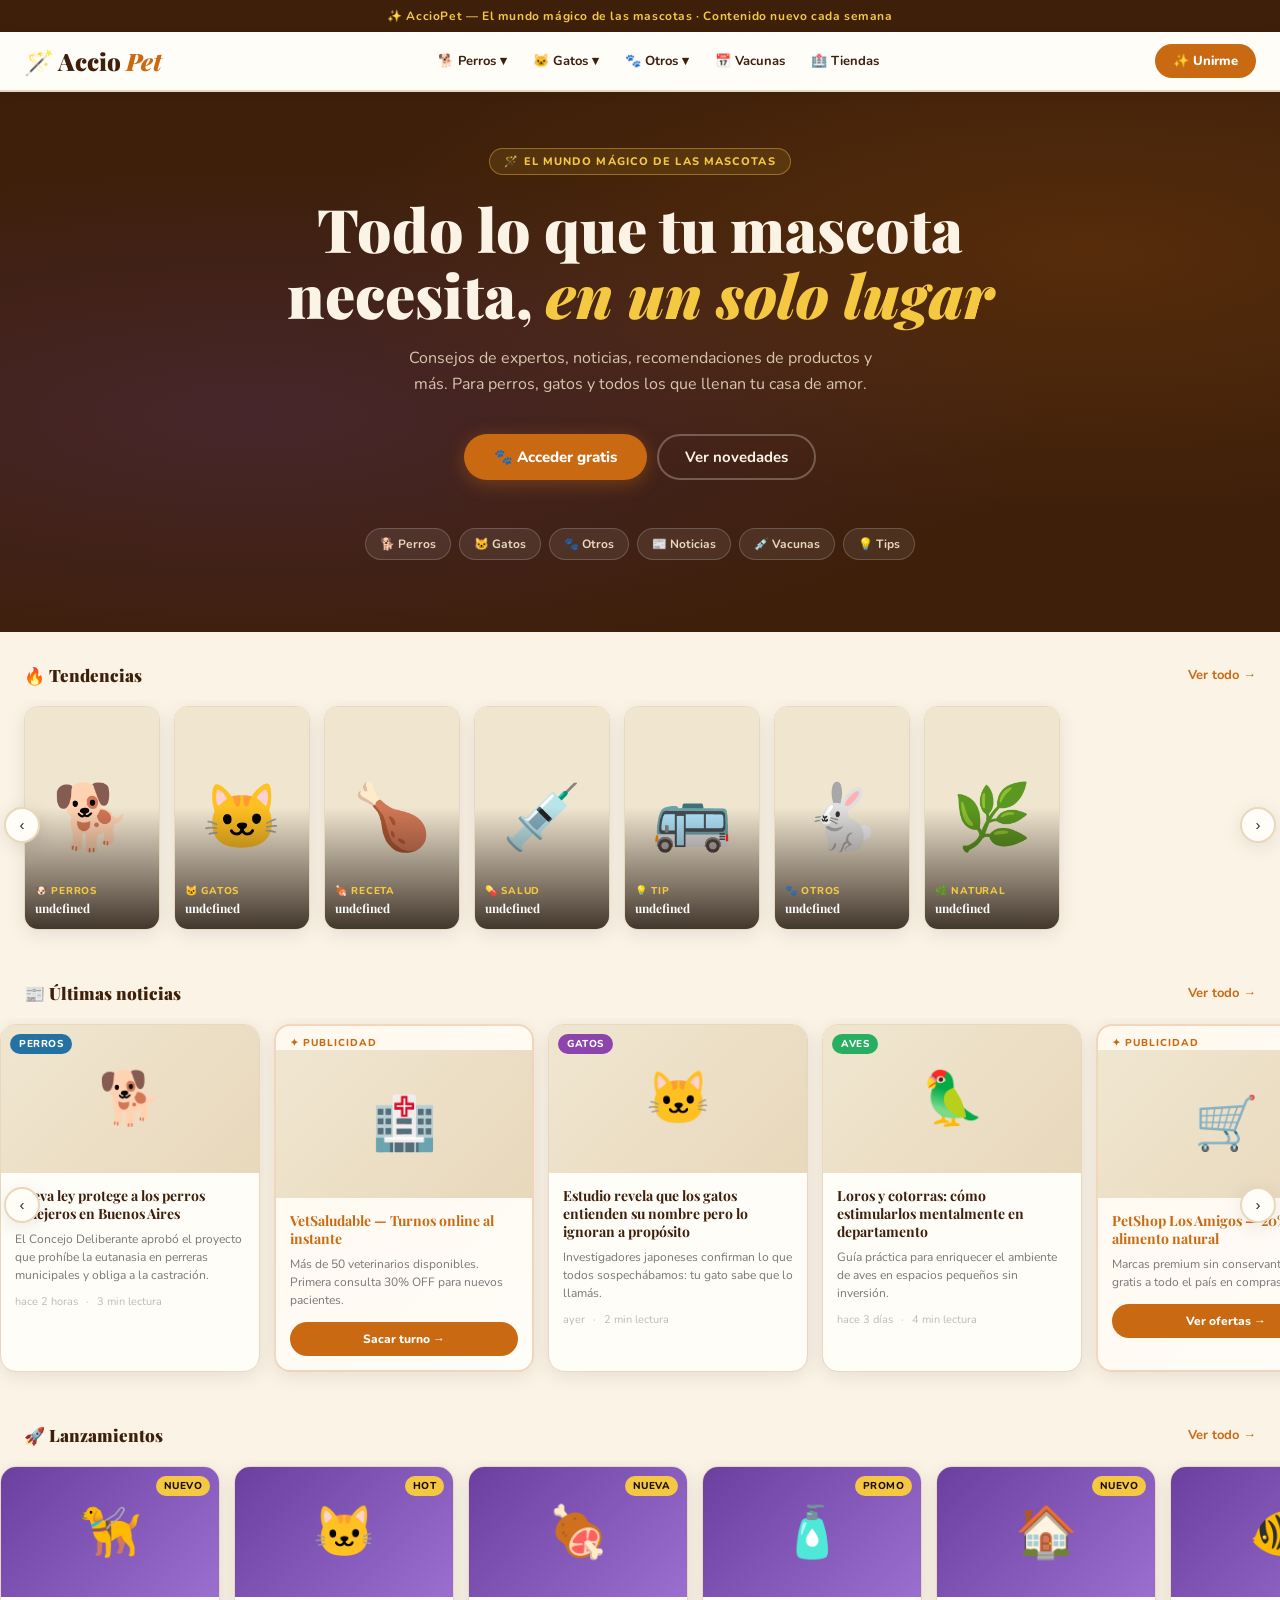
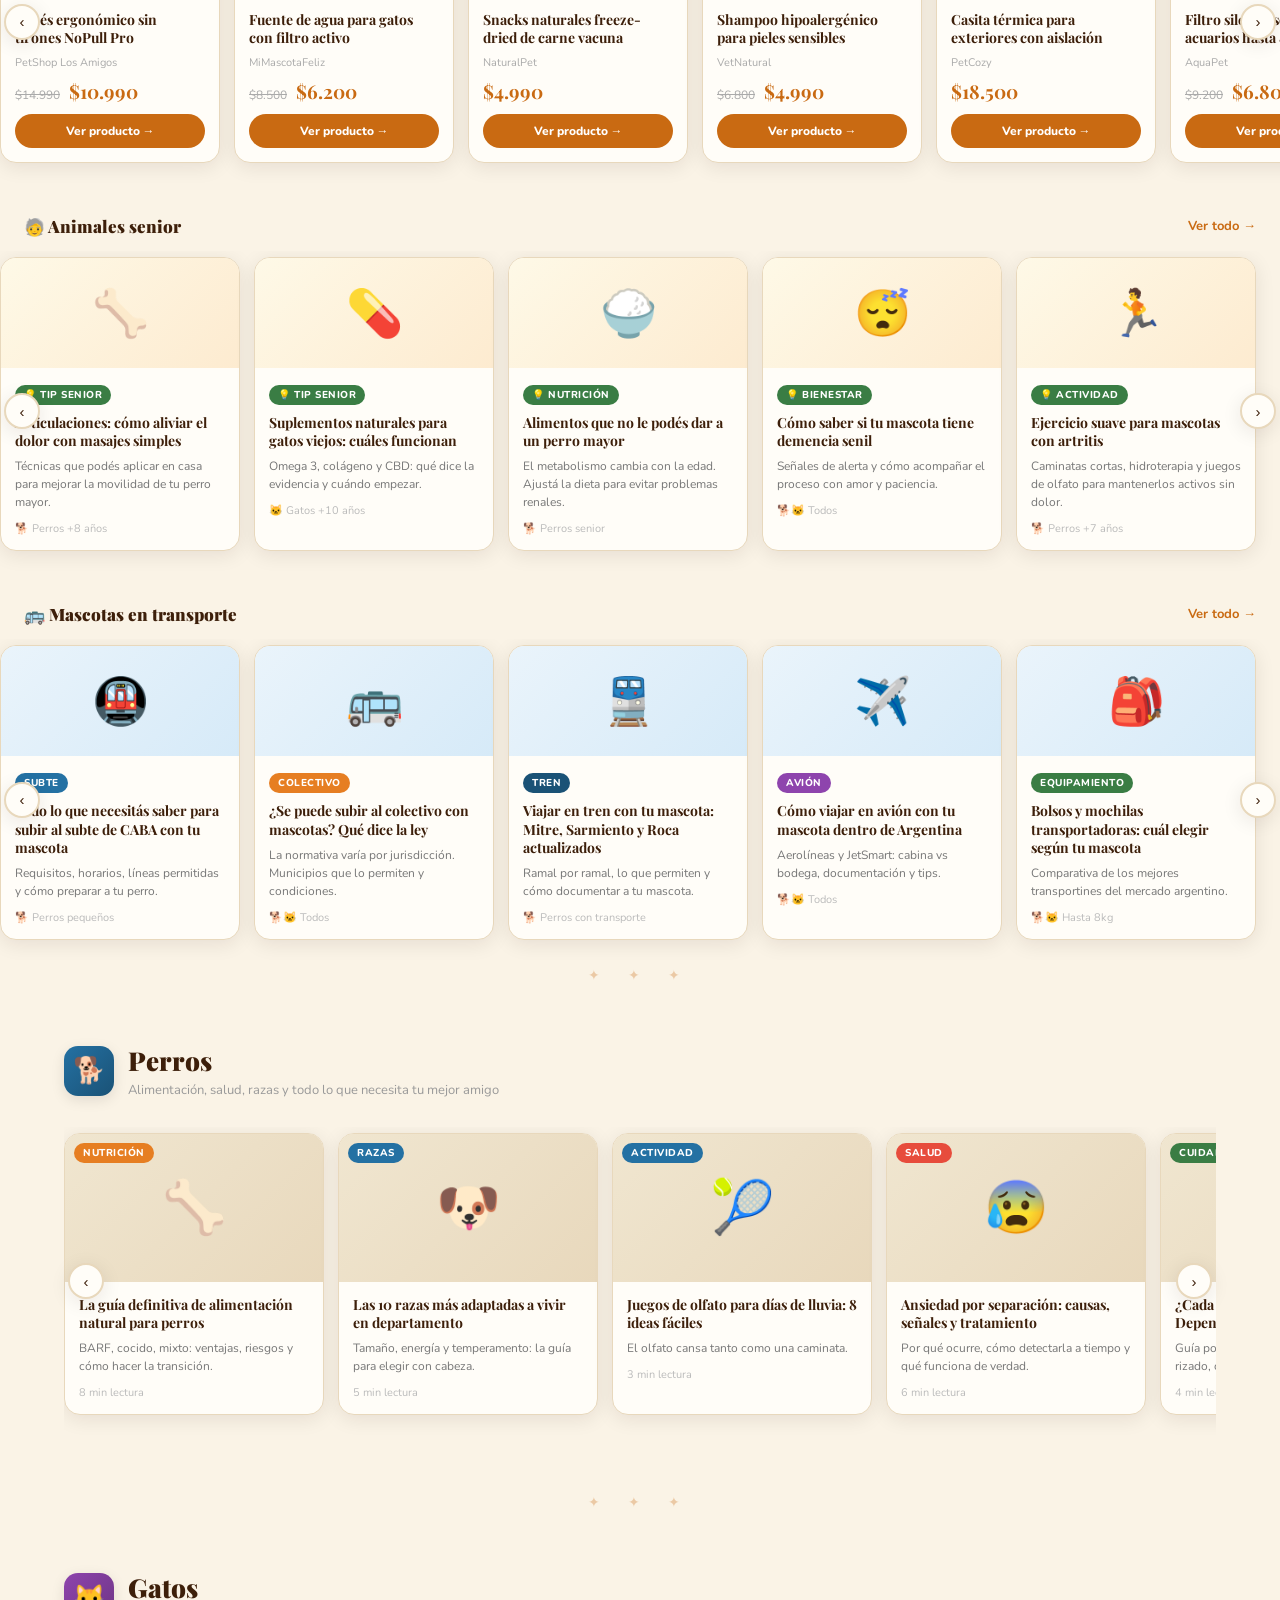
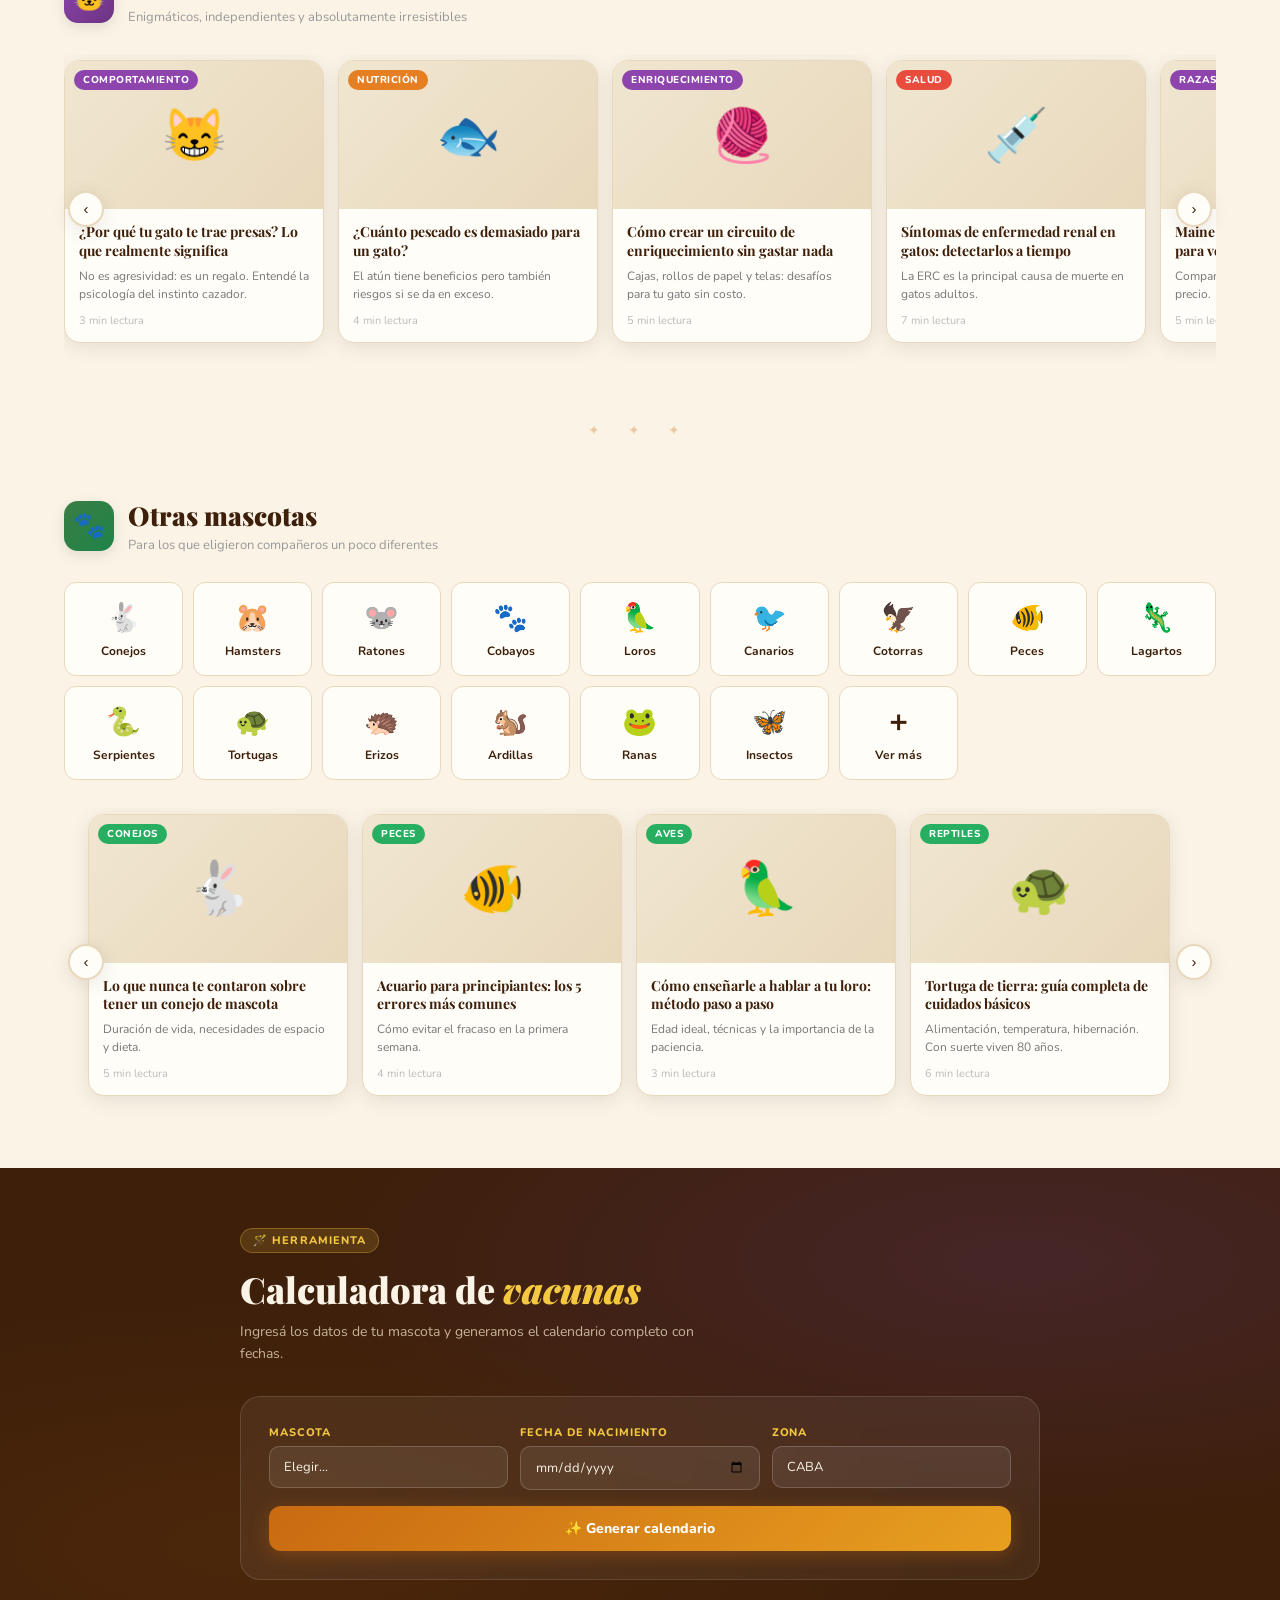
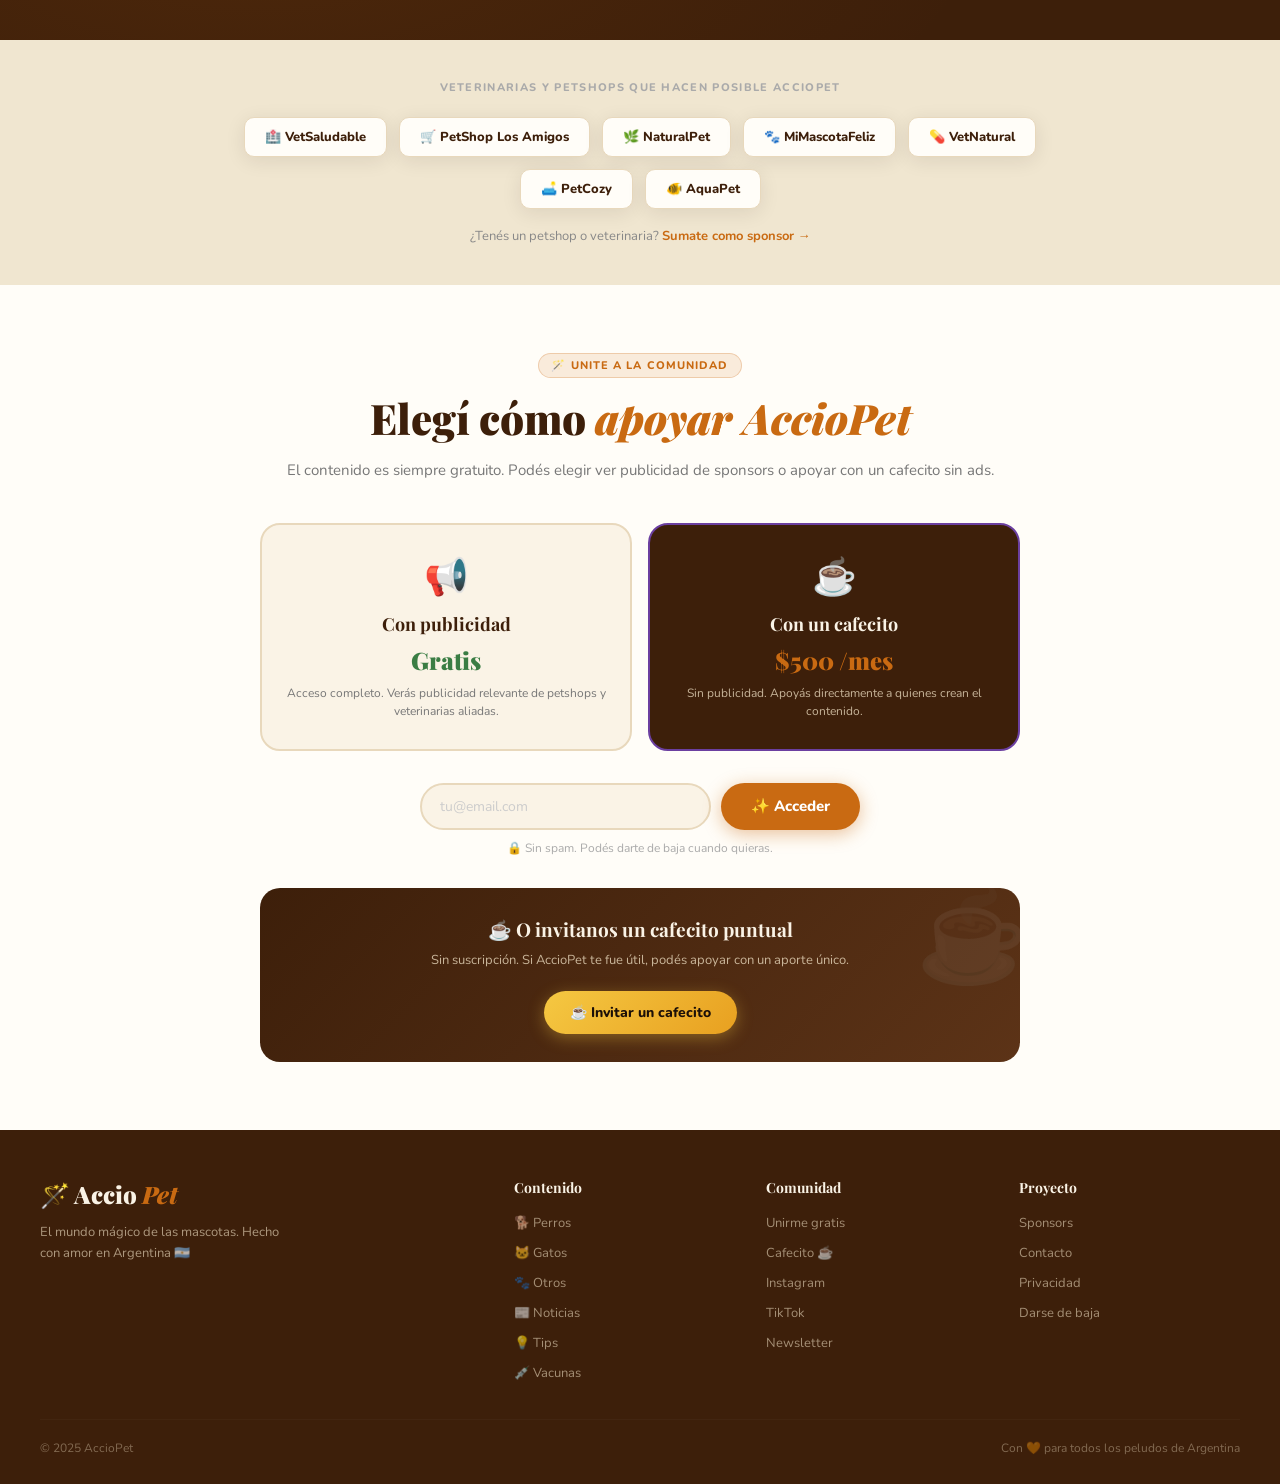
<file: index.html>
<!DOCTYPE html>
<html lang="es">
<head>
<meta charset="UTF-8">
<meta name="viewport" content="width=device-width, initial-scale=1.0">
<title>AccioPet — El mundo mágico de las mascotas</title>
<link rel="preconnect" href="https://fonts.googleapis.com">
<link href="https://fonts.googleapis.com/css2?family=Playfair+Display:ital,wght@0,700;0,900;1,700&family=Nunito:wght@400;600;700;800&display=swap" rel="stylesheet">
<link rel="stylesheet" href="css/main.css">
<link rel="stylesheet" href="css/cards.css">
<link rel="stylesheet" href="css/forms.css">
</head>
<body>

<!-- TOPBAR -->
<div class="topbar">✨ AccioPet — El mundo mágico de las mascotas · Contenido nuevo cada semana</div>

<!-- NAV -->
<nav>
  <a href="index.html" class="logo">🪄 Accio<em>Pet</em></a>
  <ul class="nav-menu" id="nav-menu">
    <li class="has-drop">
      <a href="#perros">🐕 Perros ▾</a>
      <div class="dropdown">
        <a href="#perros">🦴 Alimentación</a>
        <a href="#perros">💊 Salud y vacunas</a>
        <a href="#perros">🎾 Actividad</a>
        <a href="#perros">🐶 Razas</a>
        <a href="#vacunas">📅 Calendario vacunas</a>
      </div>
    </li>
    <li class="has-drop">
      <a href="#gatos">🐱 Gatos ▾</a>
      <div class="dropdown">
        <a href="#gatos">🐟 Alimentación</a>
        <a href="#gatos">💊 Salud y vacunas</a>
        <a href="#gatos">🧶 Enriquecimiento</a>
        <a href="#gatos">😸 Razas</a>
      </div>
    </li>
    <li class="has-drop">
      <a href="#otros">🐾 Otros ▾</a>
      <div class="dropdown">
        <a href="#otros">🐇 Conejos</a>
        <a href="#otros">🐹 Roedores</a>
        <a href="#otros">🦜 Aves</a>
        <a href="#otros">🐠 Peces</a>
        <a href="#otros">🦎 Reptiles</a>
      </div>
    </li>
    <li><a href="#vacunas">📅 Vacunas</a></li>
    <li><a href="#sponsors">🏥 Tiendas</a></li>
  </ul>
  <div class="nav-right">
    <a href="#registro" class="btn-nav">✨ Unirme</a>
    <button class="hamburger" onclick="toggleNav()">
      <span></span><span></span><span></span>
    </button>
  </div>
</nav>

<!-- HERO -->
<section class="hero">
  <div class="hero-badge">🪄 El mundo mágico de las mascotas</div>
  <h1>Todo lo que tu mascota<br>necesita, <em>en un solo lugar</em></h1>
  <p>Consejos de expertos, noticias, recomendaciones de productos y más. Para perros, gatos y todos los que llenan tu casa de amor.</p>
  <div class="hero-btns">
    <a href="#registro" class="btn-primary">🐾 Acceder gratis</a>
    <a href="#noticias" class="btn-outline">Ver novedades</a>
  </div>
  <div class="hero-pills">
    <a href="#perros"   class="pill">🐕 Perros</a>
    <a href="#gatos"    class="pill">🐱 Gatos</a>
    <a href="#otros"    class="pill">🐾 Otros</a>
    <a href="#noticias" class="pill">📰 Noticias</a>
    <a href="#vacunas"  class="pill">💉 Vacunas</a>
    <a href="#tips"     class="pill">💡 Tips</a>
  </div>
</section>

<!-- ═══ CARRUSEL: HISTORIAS ═══ -->
<div class="carousel-section fade-up" id="noticias">
  <div class="carousel-header">
    <div class="carousel-title">🔥 Tendencias</div>
    <a href="pages/noticias.html" class="ver-mas">Ver todo →</a>
  </div>
  <div class="carousel-wrap">
    <button class="carousel-btn prev" onclick="scrollCarousel('track-stories',-1)">‹</button>
    <div class="carousel-track" id="track-stories"></div>
    <button class="carousel-btn next" onclick="scrollCarousel('track-stories',1)">›</button>
  </div>
</div>

<!-- ═══ CARRUSEL: NOTICIAS ═══ -->
<div class="carousel-section fade-up">
  <div class="carousel-header">
    <div class="carousel-title">📰 Últimas noticias</div>
    <a href="pages/noticias.html" class="ver-mas">Ver todo →</a>
  </div>
  <div class="carousel-wrap">
    <button class="carousel-btn prev" onclick="scrollCarousel('track-noticias',-1)">‹</button>
    <div class="carousel-track" id="track-noticias"></div>
    <button class="carousel-btn next" onclick="scrollCarousel('track-noticias',1)">›</button>
  </div>
</div>

<!-- ═══ CARRUSEL: LANZAMIENTOS ═══ -->
<div class="carousel-section fade-up">
  <div class="carousel-header">
    <div class="carousel-title">🚀 Lanzamientos</div>
    <a href="pages/productos.html" class="ver-mas">Ver todo →</a>
  </div>
  <div class="carousel-wrap">
    <button class="carousel-btn prev" onclick="scrollCarousel('track-lanzamientos',-1)">‹</button>
    <div class="carousel-track" id="track-lanzamientos"></div>
    <button class="carousel-btn next" onclick="scrollCarousel('track-lanzamientos',1)">›</button>
  </div>
</div>

<!-- ═══ CARRUSEL: TIPS SENIOR ═══ -->
<div class="carousel-section fade-up" id="tips">
  <div class="carousel-header">
    <div class="carousel-title">🧓 Animales senior</div>
    <a href="pages/tips.html?cat=senior" class="ver-mas">Ver todo →</a>
  </div>
  <div class="carousel-wrap">
    <button class="carousel-btn prev" onclick="scrollCarousel('track-senior',-1)">‹</button>
    <div class="carousel-track" id="track-senior"></div>
    <button class="carousel-btn next" onclick="scrollCarousel('track-senior',1)">›</button>
  </div>
</div>

<!-- ═══ CARRUSEL: TIPS TRANSPORTE ═══ -->
<div class="carousel-section fade-up">
  <div class="carousel-header">
    <div class="carousel-title">🚌 Mascotas en transporte</div>
    <a href="pages/tips.html?cat=transporte" class="ver-mas">Ver todo →</a>
  </div>
  <div class="carousel-wrap">
    <button class="carousel-btn prev" onclick="scrollCarousel('track-transporte',-1)">‹</button>
    <div class="carousel-track" id="track-transporte"></div>
    <button class="carousel-btn next" onclick="scrollCarousel('track-transporte',1)">›</button>
  </div>
</div>

<!-- ═══ SECCIÓN: PERROS ═══ -->
<div class="magic-divider">✦ ✦ ✦</div>
<section class="species-section fade-up" id="perros">
  <div class="species-header">
    <div class="species-icon icon-dog">🐕</div>
    <div>
      <h2>Perros</h2>
      <p>Alimentación, salud, razas y todo lo que necesita tu mejor amigo</p>
    </div>
  </div>
  <div class="carousel-wrap">
    <button class="carousel-btn prev" onclick="scrollCarousel('track-perros',-1)">‹</button>
    <div class="carousel-track" id="track-perros"></div>
    <button class="carousel-btn next" onclick="scrollCarousel('track-perros',1)">›</button>
  </div>
</section>

<!-- ═══ SECCIÓN: GATOS ═══ -->
<div class="magic-divider">✦ ✦ ✦</div>
<section class="species-section fade-up" id="gatos">
  <div class="species-header">
    <div class="species-icon icon-cat">🐱</div>
    <div>
      <h2>Gatos</h2>
      <p>Enigmáticos, independientes y absolutamente irresistibles</p>
    </div>
  </div>
  <div class="carousel-wrap">
    <button class="carousel-btn prev" onclick="scrollCarousel('track-gatos',-1)">‹</button>
    <div class="carousel-track" id="track-gatos"></div>
    <button class="carousel-btn next" onclick="scrollCarousel('track-gatos',1)">›</button>
  </div>
</section>

<!-- ═══ SECCIÓN: OTROS ═══ -->
<div class="magic-divider">✦ ✦ ✦</div>
<section class="species-section fade-up" id="otros">
  <div class="species-header">
    <div class="species-icon icon-other">🐾</div>
    <div>
      <h2>Otras mascotas</h2>
      <p>Para los que eligieron compañeros un poco diferentes</p>
    </div>
  </div>
  <div class="otros-grid" id="grid-otros"></div>
  <div class="carousel-wrap">
    <button class="carousel-btn prev" onclick="scrollCarousel('track-otros',-1)">‹</button>
    <div class="carousel-track" id="track-otros"></div>
    <button class="carousel-btn next" onclick="scrollCarousel('track-otros',1)">›</button>
  </div>
</section>

<!-- ═══ VACUNAS ═══ -->
<section class="vacunas-section" id="vacunas">
  <div class="vacunas-inner fade-up">
    <span class="section-tag magic">🪄 Herramienta</span>
    <h2>Calculadora de <em>vacunas</em></h2>
    <p class="sub">Ingresá los datos de tu mascota y generamos el calendario completo con fechas.</p>
    <div class="calc-box">
      <div class="calc-row">
        <div class="calc-field">
          <label>Mascota</label>
          <select id="calc-tipo">
            <option value="">Elegir...</option>
            <option value="perro">🐕 Perro</option>
            <option value="gato">🐱 Gato</option>
          </select>
        </div>
        <div class="calc-field">
          <label>Fecha de nacimiento</label>
          <input type="date" id="calc-fecha">
        </div>
        <div class="calc-field">
          <label>Zona</label>
          <select id="calc-zona">
            <option value="caba">CABA</option>
            <option value="gba">GBA</option>
            <option value="interior">Interior</option>
          </select>
        </div>
      </div>
      <button class="btn-calc" onclick="calcVacunas()">✨ Generar calendario</button>
      <div class="vacuna-result" id="vacuna-result">
        <h4 id="vacuna-title">📅 Calendario</h4>
        <div class="vacuna-timeline" id="vacuna-timeline"></div>
        <p class="vacuna-disclaimer">* Fechas aproximadas. Siempre consultá con tu veterinario.</p>
      </div>
    </div>
  </div>
</section>

<!-- ═══ SPONSORS ═══ -->
<div class="sponsors-section fade-up" id="sponsors">
  <p class="sponsors-label">Veterinarias y petshops que hacen posible AccioPet</p>
  <div class="sponsors-row" id="sponsors-row"></div>
  <p class="sponsor-cta">¿Tenés un petshop o veterinaria? <a href="mailto:hola@acciopet.com.ar">Sumate como sponsor →</a></p>
</div>

<!-- ═══ REGISTRO ═══ -->
<section class="registro-section" id="registro">
  <div class="registro-inner">
    <div class="fade-up">
      <span class="section-tag">🪄 Unite a la comunidad</span>
      <h2 class="reg-title">Elegí cómo <em>apoyar AccioPet</em></h2>
      <p class="reg-sub">El contenido es siempre gratuito. Podés elegir ver publicidad de sponsors o apoyar con un cafecito sin ads.</p>
    </div>
    <div class="planes fade-up">
      <div class="plan-card" id="plan-ad" onclick="selectPlan('ad')">
        <span class="plan-icon">📢</span>
        <h3>Con publicidad</h3>
        <div class="plan-price free">Gratis</div>
        <p>Acceso completo. Verás publicidad relevante de petshops y veterinarias aliadas.</p>
      </div>
      <div class="plan-card dark" id="plan-cafe" onclick="selectPlan('cafe')">
        <span class="plan-icon">☕</span>
        <h3>Con un cafecito</h3>
        <div class="plan-price">$500 /mes</div>
        <p>Sin publicidad. Apoyás directamente a quienes crean el contenido.</p>
      </div>
    </div>
    <div class="form-row fade-up">
      <input type="email" class="form-input" placeholder="tu@email.com" id="hero-email">
      <button class="btn-primary" onclick="openModal()">✨ Acceder</button>
    </div>
    <p class="form-note fade-up">🔒 Sin spam. Podés darte de baja cuando quieras.</p>
    <div class="cafecito-box fade-up">
      <h3>☕ O invitanos un cafecito puntual</h3>
      <p>Sin suscripción. Si AccioPet te fue útil, podés apoyar con un aporte único.</p>
      <a href="https://cafecito.app/acciopet" target="_blank" class="btn-cafecito">☕ Invitar un cafecito</a>
    </div>
  </div>
</section>

<!-- FOOTER -->
<footer>
  <div class="footer-grid">
    <div class="footer-brand">
      <a href="index.html" class="logo" style="color:var(--cream)">🪄 Accio<em>Pet</em></a>
      <p>El mundo mágico de las mascotas. Hecho con amor en Argentina 🇦🇷</p>
    </div>
    <div class="footer-col">
      <h4>Contenido</h4>
      <ul>
        <li><a href="#perros">🐕 Perros</a></li>
        <li><a href="#gatos">🐱 Gatos</a></li>
        <li><a href="#otros">🐾 Otros</a></li>
        <li><a href="#noticias">📰 Noticias</a></li>
        <li><a href="#tips">💡 Tips</a></li>
        <li><a href="#vacunas">💉 Vacunas</a></li>
      </ul>
    </div>
    <div class="footer-col">
      <h4>Comunidad</h4>
      <ul>
        <li><a href="#registro">Unirme gratis</a></li>
        <li><a href="https://cafecito.app/acciopet" target="_blank">Cafecito ☕</a></li>
        <li><a href="#">Instagram</a></li>
        <li><a href="#">TikTok</a></li>
        <li><a href="#">Newsletter</a></li>
      </ul>
    </div>
    <div class="footer-col">
      <h4>Proyecto</h4>
      <ul>
        <li><a href="#sponsors">Sponsors</a></li>
        <li><a href="mailto:hola@acciopet.com.ar">Contacto</a></li>
        <li><a href="#">Privacidad</a></li>
        <li><a href="#">Darse de baja</a></li>
      </ul>
    </div>
  </div>
  <div class="footer-bottom">
    <span>© 2025 AccioPet</span>
    <span>Con 🧡 para todos los peludos de Argentina</span>
  </div>
</footer>

<!-- MODAL -->
<div class="modal-overlay" id="modal-overlay" onclick="closeModalOnOverlay(event)">
  <div class="modal">
    <button class="modal-close" onclick="closeModal()">✕</button>
    <h2>🪄 ¡Bienvenido a AccioPet!</h2>
    <p>Elegí tu plan y empezá a explorar el mundo mágico de las mascotas.</p>
    <div class="modal-planes">
      <div class="modal-plan act" id="mplan-ad" onclick="syncModalPlan('ad')">
        <span class="ico">📢</span>
        <strong>Con publicidad</strong>
        <small>100% gratis</small>
      </div>
      <div class="modal-plan" id="mplan-cafe" onclick="syncModalPlan('cafe')">
        <span class="ico">☕</span>
        <strong>Cafecito</strong>
        <small>Sin ads · $500/mes</small>
      </div>
    </div>
    <div class="modal-form">
      <input type="text"  class="modal-input" placeholder="Tu nombre">
      <input type="email" class="modal-input" placeholder="tu@email.com" id="modal-email">
      <label class="modal-check">
        <input type="checkbox" id="chk-ads" checked>
        <span>Acepto recibir publicidad de petshops y veterinarias aliadas</span>
      </label>
      <label class="modal-check">
        <input type="checkbox" checked>
        <span>Quiero recibir el newsletter semanal de AccioPet</span>
      </label>
      <button class="btn-primary" onclick="submitModal()" style="width:100%;border:none;font-family:'Nunito',sans-serif;text-align:center">
        ✨ Acceder a AccioPet
      </button>
    </div>
  </div>
</div>

<script src="data/data.js"></script>
<script src="js/main.js"></script>
</body>
</html>
</file>
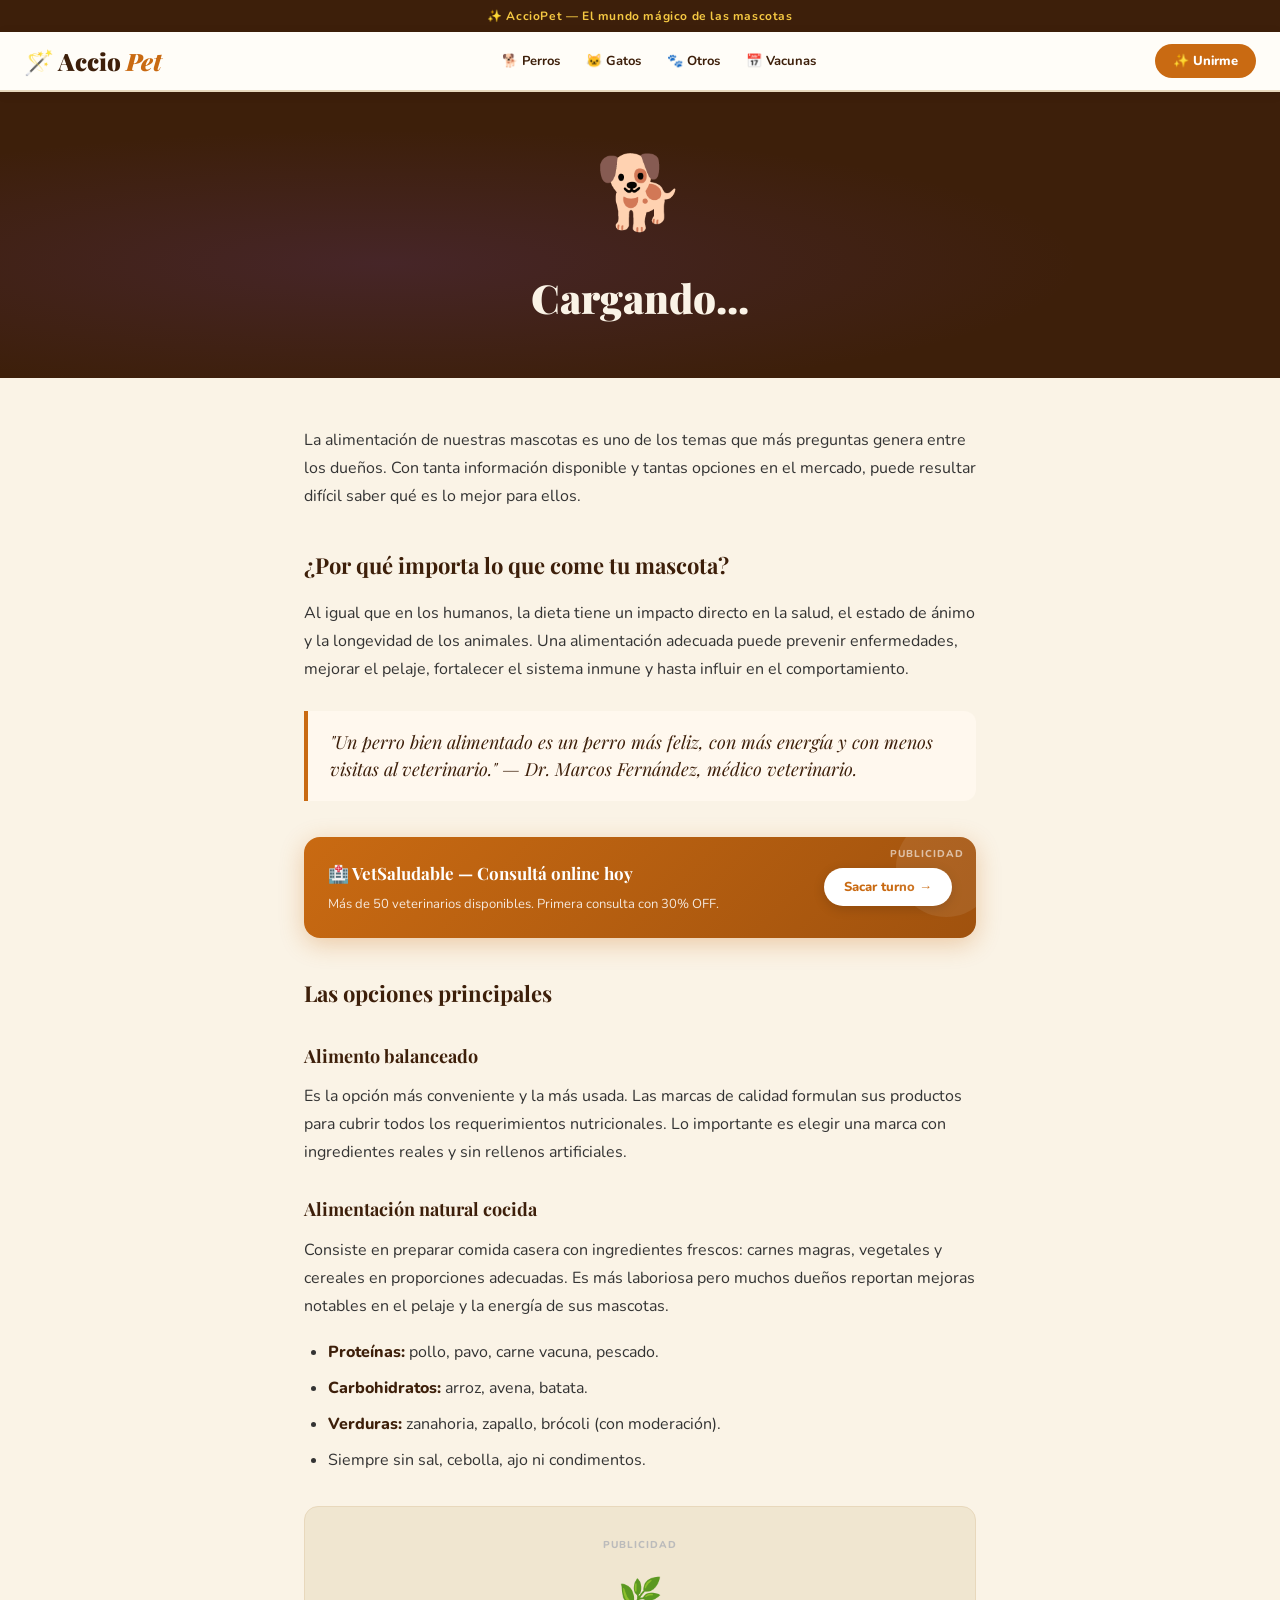
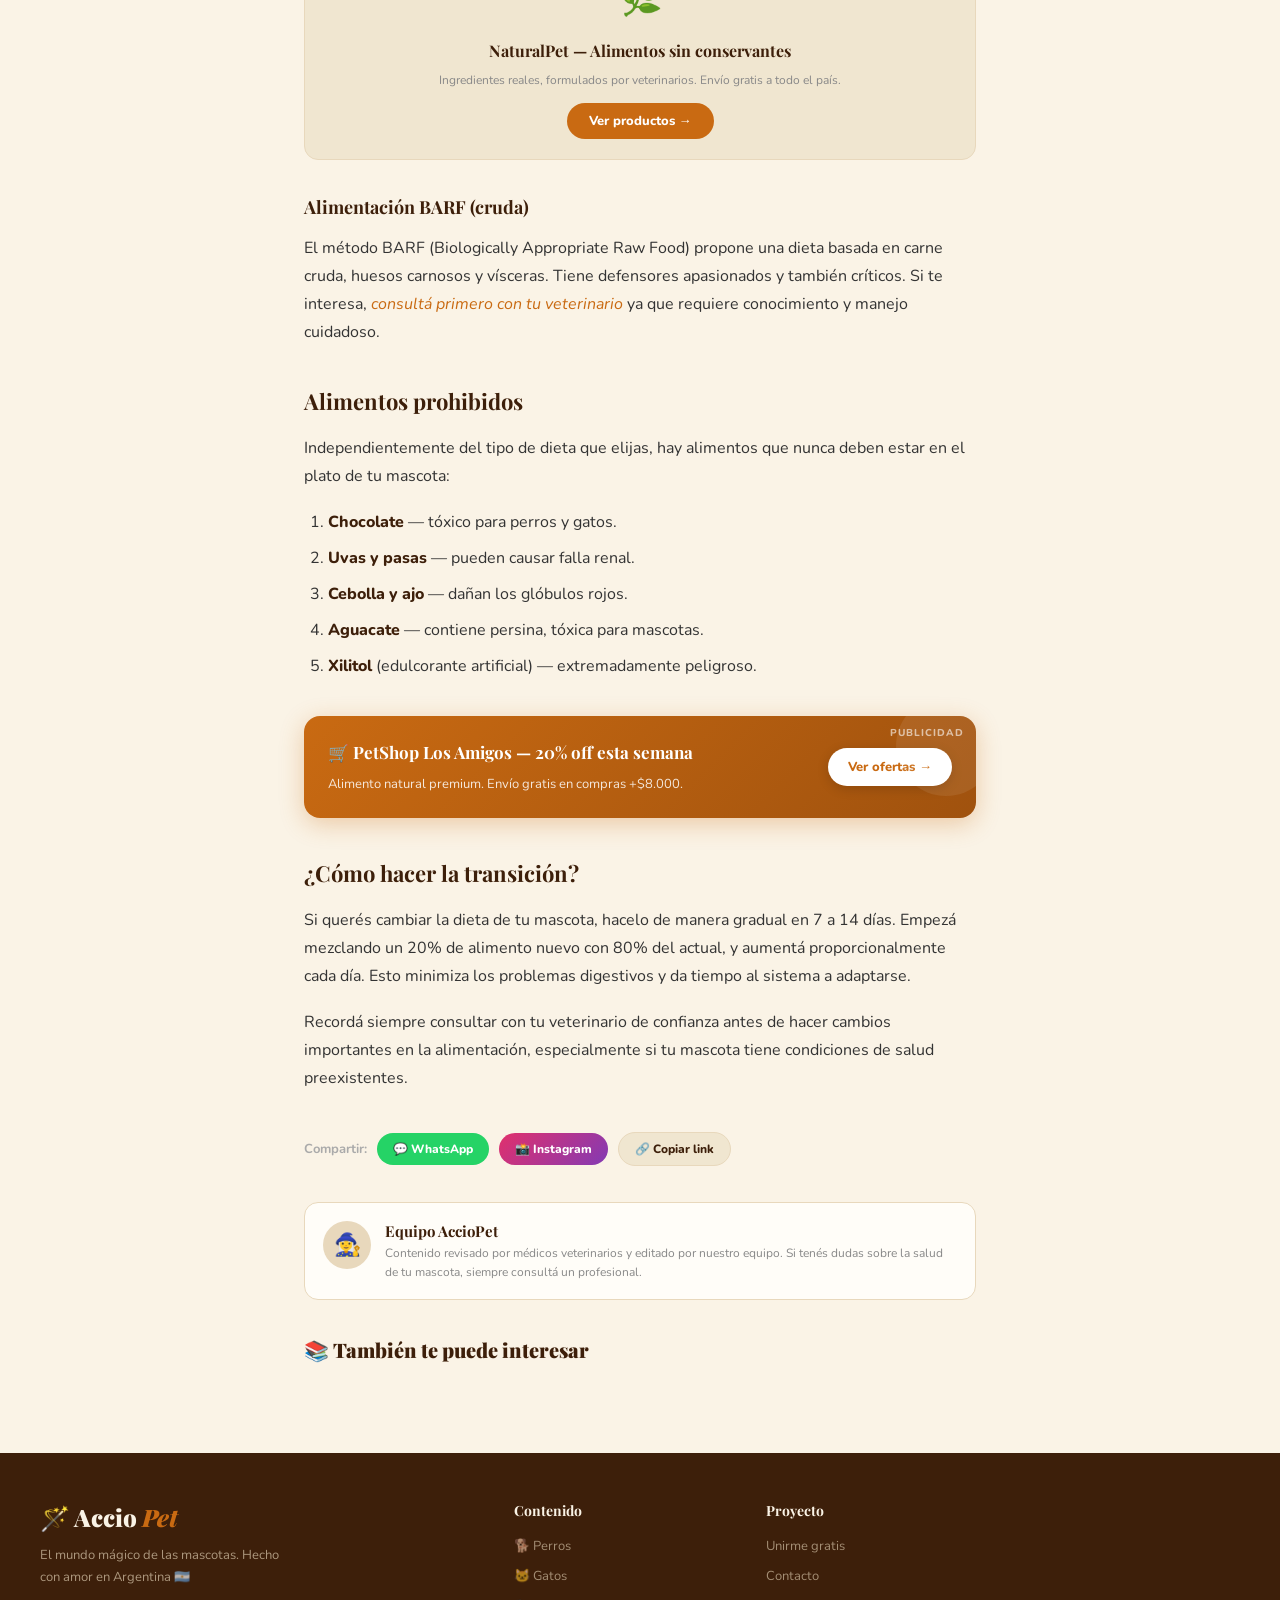
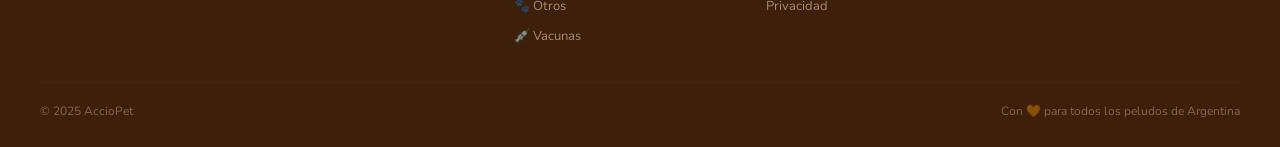
<file: pages/articulo.html>
<!DOCTYPE html>
<html lang="es">
<head>
<meta charset="UTF-8">
<meta name="viewport" content="width=device-width, initial-scale=1.0">
<title>Artículo — AccioPet</title>
<link rel="preconnect" href="https://fonts.googleapis.com">
<link href="https://fonts.googleapis.com/css2?family=Playfair+Display:ital,wght@0,700;0,900;1,700&family=Nunito:wght@400;600;700;800&display=swap" rel="stylesheet">
<link rel="stylesheet" href="../css/main.css">
<link rel="stylesheet" href="../css/cards.css">
<link rel="stylesheet" href="../css/forms.css">
<style>
.article-wrap { max-width: 720px; margin: 0 auto; padding: 48px 24px 72px; }
.article-hero {
  background: var(--choco);
  padding: 52px 24px 40px;
  text-align: center;
  position: relative;
  overflow: hidden;
}
.article-hero::before {
  content: '';
  position: absolute; inset: 0;
  background: radial-gradient(ellipse at 30% 60%, rgba(107,63,160,.2) 0%, transparent 55%);
  pointer-events: none;
}
.article-emoji { font-size: 72px; display: block; margin-bottom: 16px; position: relative; }
.article-cats { display: flex; justify-content: center; gap: 8px; margin-bottom: 16px; flex-wrap: wrap; position: relative; }
.article-hero h1 {
  font-family: 'Playfair Display', serif;
  font-size: clamp(24px, 4vw, 40px);
  font-weight: 900;
  color: var(--cream);
  line-height: 1.2;
  max-width: 640px;
  margin: 0 auto 16px;
  position: relative;
}
.article-meta { font-size: 13px; color: var(--parch); opacity: .7; position: relative; }

/* CONTENIDO */
.article-body { font-size: 16px; line-height: 1.75; color: #333; }
.article-body h2 {
  font-family: 'Playfair Display', serif;
  font-size: 22px;
  font-weight: 700;
  color: var(--choco);
  margin: 36px 0 14px;
}
.article-body h3 {
  font-family: 'Playfair Display', serif;
  font-size: 18px;
  font-weight: 700;
  color: var(--choco);
  margin: 28px 0 10px;
}
.article-body p { margin-bottom: 18px; }
.article-body ul, .article-body ol { margin: 0 0 18px 24px; }
.article-body li { margin-bottom: 8px; }
.article-body strong { color: var(--choco); font-weight: 800; }
.article-body em { font-style: italic; color: var(--amber); }

/* CITA DESTACADA */
.article-quote {
  border-left: 4px solid var(--amber);
  background: #FFF8EE;
  border-radius: 0 12px 12px 0;
  padding: 18px 22px;
  margin: 28px 0;
  font-family: 'Playfair Display', serif;
  font-size: 18px;
  font-style: italic;
  color: var(--choco);
  line-height: 1.5;
}

/* AD INLINE */
.ad-inline {
  background: linear-gradient(135deg, var(--amber), #A0520E);
  border-radius: 16px;
  padding: 22px 24px;
  display: flex;
  align-items: center;
  justify-content: space-between;
  gap: 16px;
  flex-wrap: wrap;
  margin: 36px 0;
  position: relative;
  overflow: hidden;
  box-shadow: 0 6px 24px rgba(201,106,18,.3);
}
.ad-inline::before {
  content: '';
  position: absolute; top: -20px; right: -20px;
  width: 100px; height: 100px; border-radius: 50%;
  background: rgba(255,255,255,.08);
}
.ad-inline-tag {
  font-size: 10px; font-weight: 800; color: rgba(255,255,255,.6);
  text-transform: uppercase; letter-spacing: .1em;
  position: absolute; top: 9px; right: 12px;
}
.ad-inline-text h4 { font-family: 'Playfair Display', serif; font-size: 17px; font-weight: 700; color: white; margin-bottom: 5px; }
.ad-inline-text p { font-size: 13px; color: rgba(255,255,255,.85); margin: 0; }
.ad-inline-btn {
  background: white; color: var(--amber); border: none;
  padding: 10px 20px; border-radius: 50px; font-size: 13px; font-weight: 800;
  cursor: pointer; white-space: nowrap; font-family: 'Nunito', sans-serif;
  transition: .2s; box-shadow: 0 3px 12px rgba(0,0,0,.15);
}
.ad-inline-btn:hover { transform: translateY(-1px); }

/* AD SIDEBAR style (mobile: full width) */
.ad-box {
  background: var(--cream2);
  border: 1px solid var(--parch);
  border-radius: 14px;
  padding: 20px;
  margin: 32px 0;
  text-align: center;
}
.ad-box .ad-label { font-size: 10px; font-weight: 800; color: #bbb; text-transform: uppercase; letter-spacing: .1em; display: block; margin-bottom: 12px; }
.ad-box .ad-logo { font-size: 36px; display: block; margin-bottom: 8px; }
.ad-box h4 { font-family: 'Playfair Display', serif; font-size: 16px; font-weight: 700; color: var(--choco); margin-bottom: 6px; }
.ad-box p { font-size: 12px; color: #888; line-height: 1.5; margin-bottom: 14px; }
.ad-box-btn {
  background: var(--amber); color: white; border: none;
  padding: 9px 22px; border-radius: 50px; font-size: 13px; font-weight: 800;
  cursor: pointer; font-family: 'Nunito', sans-serif; transition: .2s;
}
.ad-box-btn:hover { background: var(--choco); }

/* SHARE */
.article-share { display: flex; align-items: center; gap: 10px; margin: 40px 0 16px; flex-wrap: wrap; }
.article-share span { font-size: 13px; font-weight: 700; color: #aaa; }
.share-btn {
  padding: 8px 16px; border-radius: 50px; border: none;
  font-size: 12px; font-weight: 800; cursor: pointer; font-family: 'Nunito', sans-serif;
  transition: .2s;
}
.share-wa  { background: #25D366; color: white; }
.share-ig  { background: linear-gradient(135deg, #E1306C, #833AB4); color: white; }
.share-link { background: var(--cream2); color: var(--choco); border: 1px solid var(--parch) !important; }

/* AUTOR */
.author-box {
  display: flex; gap: 14px; align-items: flex-start;
  background: var(--white); border: 1px solid var(--parch);
  border-radius: 14px; padding: 18px; margin: 36px 0;
}
.author-avatar { width: 48px; height: 48px; border-radius: 50%; background: var(--parch); display: flex; align-items: center; justify-content: center; font-size: 22px; flex-shrink: 0; }
.author-info h4 { font-family: 'Playfair Display', serif; font-size: 15px; font-weight: 700; color: var(--choco); margin-bottom: 3px; }
.author-info p { font-size: 12px; color: #888; line-height: 1.55; }

/* RELACIONADOS */
.related-title { font-family: 'Playfair Display', serif; font-size: 20px; font-weight: 900; color: var(--choco); margin-bottom: 18px; }
.related-grid { display: grid; grid-template-columns: 1fr 1fr; gap: 14px; }

@media(max-width:500px){ .related-grid{ grid-template-columns:1fr; } }
</style>
</head>
<body>

<!-- TOPBAR -->
<div class="topbar">✨ AccioPet — El mundo mágico de las mascotas</div>

<!-- NAV -->
<nav>
  <a href="../index.html" class="logo">🪄 Accio<em>Pet</em></a>
  <ul class="nav-menu" id="nav-menu">
    <li><a href="../index.html#perros">🐕 Perros</a></li>
    <li><a href="../index.html#gatos">🐱 Gatos</a></li>
    <li><a href="../index.html#otros">🐾 Otros</a></li>
    <li><a href="../index.html#vacunas">📅 Vacunas</a></li>
  </ul>
  <div class="nav-right">
    <a href="../index.html#registro" class="btn-nav">✨ Unirme</a>
    <button class="hamburger" onclick="toggleNav()"><span></span><span></span><span></span></button>
  </div>
</nav>

<!-- HERO ARTÍCULO -->
<div class="article-hero" id="article-hero">
  <span class="article-emoji" id="art-emoji">🐕</span>
  <div class="article-cats" id="art-cats"></div>
  <h1 id="art-title">Cargando...</h1>
  <div class="article-meta" id="art-meta"></div>
</div>

<!-- CUERPO -->
<div class="article-wrap">

  <!-- CUERPO DEL ARTÍCULO (se rellena por JS o estático) -->
  <div class="article-body" id="article-body">

    <p>La alimentación de nuestras mascotas es uno de los temas que más preguntas genera entre los dueños. Con tanta información disponible y tantas opciones en el mercado, puede resultar difícil saber qué es lo mejor para ellos.</p>

    <h2>¿Por qué importa lo que come tu mascota?</h2>
    <p>Al igual que en los humanos, la dieta tiene un impacto directo en la salud, el estado de ánimo y la longevidad de los animales. Una alimentación adecuada puede prevenir enfermedades, mejorar el pelaje, fortalecer el sistema inmune y hasta influir en el comportamiento.</p>

    <div class="article-quote">
      "Un perro bien alimentado es un perro más feliz, con más energía y con menos visitas al veterinario." — Dr. Marcos Fernández, médico veterinario.
    </div>

    <!-- AD INLINE 1 -->
    <div class="ad-inline">
      <span class="ad-inline-tag">Publicidad</span>
      <div class="ad-inline-text">
        <h4>🏥 VetSaludable — Consultá online hoy</h4>
        <p>Más de 50 veterinarios disponibles. Primera consulta con 30% OFF.</p>
      </div>
      <button class="ad-inline-btn">Sacar turno →</button>
    </div>

    <h2>Las opciones principales</h2>
    <h3>Alimento balanceado</h3>
    <p>Es la opción más conveniente y la más usada. Las marcas de calidad formulan sus productos para cubrir todos los requerimientos nutricionales. Lo importante es elegir una marca con ingredientes reales y sin rellenos artificiales.</p>

    <h3>Alimentación natural cocida</h3>
    <p>Consiste en preparar comida casera con ingredientes frescos: carnes magras, vegetales y cereales en proporciones adecuadas. Es más laboriosa pero muchos dueños reportan mejoras notables en el pelaje y la energía de sus mascotas.</p>

    <ul>
      <li><strong>Proteínas:</strong> pollo, pavo, carne vacuna, pescado.</li>
      <li><strong>Carbohidratos:</strong> arroz, avena, batata.</li>
      <li><strong>Verduras:</strong> zanahoria, zapallo, brócoli (con moderación).</li>
      <li>Siempre sin sal, cebolla, ajo ni condimentos.</li>
    </ul>

    <!-- AD BOX -->
    <div class="ad-box">
      <span class="ad-label">Publicidad</span>
      <span class="ad-logo">🌿</span>
      <h4>NaturalPet — Alimentos sin conservantes</h4>
      <p>Ingredientes reales, formulados por veterinarios. Envío gratis a todo el país.</p>
      <button class="ad-box-btn">Ver productos →</button>
    </div>

    <h3>Alimentación BARF (cruda)</h3>
    <p>El método BARF (Biologically Appropriate Raw Food) propone una dieta basada en carne cruda, huesos carnosos y vísceras. Tiene defensores apasionados y también críticos. Si te interesa, <em>consultá primero con tu veterinario</em> ya que requiere conocimiento y manejo cuidadoso.</p>

    <h2>Alimentos prohibidos</h2>
    <p>Independientemente del tipo de dieta que elijas, hay alimentos que nunca deben estar en el plato de tu mascota:</p>
    <ol>
      <li><strong>Chocolate</strong> — tóxico para perros y gatos.</li>
      <li><strong>Uvas y pasas</strong> — pueden causar falla renal.</li>
      <li><strong>Cebolla y ajo</strong> — dañan los glóbulos rojos.</li>
      <li><strong>Aguacate</strong> — contiene persina, tóxica para mascotas.</li>
      <li><strong>Xilitol</strong> (edulcorante artificial) — extremadamente peligroso.</li>
    </ol>

    <!-- AD INLINE 2 -->
    <div class="ad-inline">
      <span class="ad-inline-tag">Publicidad</span>
      <div class="ad-inline-text">
        <h4>🛒 PetShop Los Amigos — 20% off esta semana</h4>
        <p>Alimento natural premium. Envío gratis en compras +$8.000.</p>
      </div>
      <button class="ad-inline-btn">Ver ofertas →</button>
    </div>

    <h2>¿Cómo hacer la transición?</h2>
    <p>Si querés cambiar la dieta de tu mascota, hacelo de manera gradual en 7 a 14 días. Empezá mezclando un 20% de alimento nuevo con 80% del actual, y aumentá proporcionalmente cada día. Esto minimiza los problemas digestivos y da tiempo al sistema a adaptarse.</p>

    <p>Recordá siempre consultar con tu veterinario de confianza antes de hacer cambios importantes en la alimentación, especialmente si tu mascota tiene condiciones de salud preexistentes.</p>

  </div><!-- /article-body -->

  <!-- SHARE -->
  <div class="article-share">
    <span>Compartir:</span>
    <button class="share-btn share-wa" onclick="shareWA()">💬 WhatsApp</button>
    <button class="share-btn share-ig">📸 Instagram</button>
    <button class="share-btn share-link" onclick="copyLink()">🔗 Copiar link</button>
  </div>

  <!-- AUTOR -->
  <div class="author-box">
    <div class="author-avatar">🧙‍♀️</div>
    <div class="author-info">
      <h4>Equipo AccioPet</h4>
      <p>Contenido revisado por médicos veterinarios y editado por nuestro equipo. Si tenés dudas sobre la salud de tu mascota, siempre consultá un profesional.</p>
    </div>
  </div>

  <!-- RELACIONADOS -->
  <div>
    <div class="related-title">📚 También te puede interesar</div>
    <div class="related-grid" id="related-grid">
      <!-- se rellena por JS -->
    </div>
  </div>

</div><!-- /article-wrap -->

<!-- FOOTER -->
<footer>
  <div class="footer-grid">
    <div class="footer-brand">
      <a href="../index.html" class="logo" style="color:var(--cream)">🪄 Accio<em>Pet</em></a>
      <p>El mundo mágico de las mascotas. Hecho con amor en Argentina 🇦🇷</p>
    </div>
    <div class="footer-col">
      <h4>Contenido</h4>
      <ul>
        <li><a href="../index.html#perros">🐕 Perros</a></li>
        <li><a href="../index.html#gatos">🐱 Gatos</a></li>
        <li><a href="../index.html#otros">🐾 Otros</a></li>
        <li><a href="../index.html#vacunas">💉 Vacunas</a></li>
      </ul>
    </div>
    <div class="footer-col">
      <h4>Proyecto</h4>
      <ul>
        <li><a href="../index.html#registro">Unirme gratis</a></li>
        <li><a href="mailto:hola@acciopet.com.ar">Contacto</a></li>
        <li><a href="#">Privacidad</a></li>
      </ul>
    </div>
  </div>
  <div class="footer-bottom">
    <span>© 2025 AccioPet</span>
    <span>Con 🧡 para todos los peludos de Argentina</span>
  </div>
</footer>

<script src="../data/data.js"></script>
<script>
function toggleNav() {
  document.getElementById('nav-menu').classList.toggle('open');
}

function shareWA() {
  window.open('https://wa.me/?text=' + encodeURIComponent(document.title + ' — ' + window.location.href));
}
function copyLink() {
  navigator.clipboard.writeText(window.location.href).then(() => alert('Link copiado ✓'));
}

// Leer slug de URL y rellenar datos básicos desde variable global
function loadArticle() {
  const params = new URLSearchParams(window.location.search);
  const slug = params.get('slug');
  if (!slug) return;

  try {
    const data = (typeof ACCIOPET_DATA !== 'undefined') ? ACCIOPET_DATA : {};

    // Buscar en todos los arrays de artículos
    const all = [
      ...data.noticias.filter(n => n.tipo === 'noticia'),
      ...data.articulos_perros,
      ...data.articulos_gatos,
      ...data.articulos_otros,
      ...data.tips_senior,
      ...data.tips_transporte
    ];
    const art = all.find(a => a.slug === slug);
    if (!art) return;

    document.title = art.titulo + ' — AccioPet';
    document.getElementById('art-title').textContent = art.titulo;
    document.getElementById('art-emoji').textContent = art.emoji || '🐾';

    const catEl = document.getElementById('art-cats');
    if (art.cat) {
      catEl.innerHTML = `<span class="card-cat ${catClass(art.cat)}" style="position:static;display:inline-block">${art.catLabel || art.cat}</span>`;
    }
    const metaEl = document.getElementById('art-meta');
    metaEl.textContent = [art.tiempo, art.lectura ? art.lectura + ' lectura' : '', art.target].filter(Boolean).join('  ·  ');

    // Artículos relacionados (3 random del mismo array)
    const related = all.filter(a => a.slug !== slug && a.cat === art.cat).slice(0, 4);
    const grid = document.getElementById('related-grid');
    if (grid && related.length) {
      grid.innerHTML = related.map(r => `
        <div class="card" onclick="window.location.href='articulo.html?slug=${r.slug}'" style="cursor:pointer">
          <div style="height:90px;background:var(--cream2);display:flex;align-items:center;justify-content:center;font-size:40px">${r.emoji}</div>
          <div class="card-body"><h3>${r.titulo}</h3></div>
        </div>`).join('');
    }
  } catch(e) { console.error(e); }
}

function catClass(cat) {
  const m = { perro:'cat-perro', gato:'cat-gato', otro:'cat-otro', salud:'cat-salud', nutri:'cat-nutri', tip:'cat-tip' };
  return m[cat] || 'cat-otro';
}

loadArticle();
</script>
</body>
</html>
</file>
<file: css/main.css>
/* ═══════════════════════════════
   AccioPet — main.css
   Variables, base, nav, hero, botones, utilidades
═══════════════════════════════ */

:root {
  --ink:       #1C1008;
  --choco:     #3D1F0A;
  --amber:     #C96A12;
  --gold:      #E8A020;
  --gold-f:    #F5C842;
  --cream:     #FAF3E6;
  --cream2:    #F0E6D0;
  --parch:     #E8D8BC;
  --magic:     #6B3FA0;
  --magic-l:   #9B6FD0;
  --magic-glow:rgba(107,63,160,.18);
  --green-pet: #3A7D44;
  --white:     #FFFDF8;
  --sh:        0 4px 20px rgba(28,16,8,.09);
  --sh-lg:     0 10px 40px rgba(28,16,8,.15);
  --radius:    16px;
}

* { margin: 0; padding: 0; box-sizing: border-box; }
html { scroll-behavior: smooth; }
body {
  font-family: 'Nunito', sans-serif;
  background: var(--cream);
  color: var(--ink);
  overflow-x: hidden;
}
a { text-decoration: none; }
img { display: block; max-width: 100%; }

/* ── TOPBAR ── */
.topbar {
  background: var(--choco);
  color: var(--gold-f);
  text-align: center;
  padding: 8px 16px;
  font-size: 12px;
  font-weight: 700;
  letter-spacing: .05em;
  position: relative;
  z-index: 10;
}

/* ── NAV ── */
nav {
  background: var(--white);
  border-bottom: 2px solid var(--parch);
  padding: 0 24px;
  display: flex;
  align-items: center;
  justify-content: space-between;
  height: 60px;
  position: sticky;
  top: 0;
  z-index: 100;
  box-shadow: 0 2px 12px rgba(28,16,8,.06);
}

.logo {
  font-family: 'Playfair Display', serif;
  font-size: 24px;
  font-weight: 900;
  color: var(--choco);
  display: flex;
  align-items: center;
  gap: 5px;
}
.logo em { color: var(--amber); font-style: italic; }

.nav-menu {
  display: flex;
  align-items: center;
  gap: 2px;
  list-style: none;
}
.nav-menu a {
  color: var(--choco);
  font-size: 13px;
  font-weight: 700;
  padding: 7px 12px;
  border-radius: 50px;
  display: flex;
  align-items: center;
  gap: 4px;
  transition: .2s;
}
.nav-menu a:hover,
.nav-menu a.active { background: var(--cream2); color: var(--amber); }

.has-drop { position: relative; }
.has-drop:hover .dropdown { display: block; }
.dropdown {
  display: none;
  position: absolute;
  top: calc(100% + 6px);
  left: 0;
  background: var(--white);
  border-radius: 12px;
  border: 1px solid var(--parch);
  box-shadow: var(--sh-lg);
  min-width: 190px;
  padding: 8px;
  z-index: 200;
}
.dropdown a {
  border-radius: 8px;
  font-size: 12px;
  padding: 8px 12px;
  display: flex !important;
  gap: 7px;
}

.nav-right { display: flex; align-items: center; gap: 8px; }

.btn-nav {
  background: var(--amber);
  color: white;
  border: none;
  padding: 8px 18px;
  border-radius: 50px;
  font-size: 13px;
  font-weight: 800;
  cursor: pointer;
  font-family: 'Nunito', sans-serif;
  transition: .2s;
}
.btn-nav:hover { background: var(--choco); }

.hamburger {
  display: none;
  flex-direction: column;
  gap: 5px;
  background: none;
  border: none;
  cursor: pointer;
  padding: 4px;
}
.hamburger span {
  display: block;
  width: 22px;
  height: 2px;
  background: var(--choco);
  border-radius: 2px;
}

/* ── BOTONES ── */
.btn-primary {
  background: var(--amber);
  color: white;
  border: none;
  padding: 13px 30px;
  border-radius: 50px;
  font-size: 15px;
  font-weight: 800;
  cursor: pointer;
  display: inline-block;
  transition: .2s;
  box-shadow: 0 4px 18px rgba(201,106,18,.4);
  font-family: 'Nunito', sans-serif;
}
.btn-primary:hover { background: var(--gold); transform: translateY(-2px); }

.btn-outline {
  background: transparent;
  color: var(--cream);
  border: 2px solid rgba(250,243,230,.28);
  padding: 11px 26px;
  border-radius: 50px;
  font-size: 15px;
  font-weight: 700;
  cursor: pointer;
  display: inline-block;
  transition: .2s;
  font-family: 'Nunito', sans-serif;
}
.btn-outline:hover { border-color: var(--gold-f); color: var(--gold-f); }

.btn-cafecito {
  background: linear-gradient(135deg, var(--gold-f), var(--gold));
  color: var(--ink);
  border: none;
  padding: 12px 26px;
  border-radius: 50px;
  font-size: 14px;
  font-weight: 800;
  cursor: pointer;
  font-family: 'Nunito', sans-serif;
  display: inline-flex;
  align-items: center;
  gap: 8px;
  transition: .2s;
  box-shadow: 0 4px 16px rgba(245,200,66,.35);
}
.btn-cafecito:hover { transform: translateY(-2px); box-shadow: 0 8px 24px rgba(245,200,66,.45); }

/* ── HERO ── */
.hero {
  background: var(--choco);
  padding: 56px 24px 72px;
  text-align: center;
  position: relative;
  overflow: hidden;
}
.hero::before {
  content: '';
  position: absolute;
  inset: 0;
  background:
    radial-gradient(ellipse at 20% 60%, rgba(107,63,160,.22) 0%, transparent 55%),
    radial-gradient(ellipse at 85% 30%, rgba(201,106,18,.18) 0%, transparent 50%);
  pointer-events: none;
}
.hero-badge {
  display: inline-block;
  border: 1px solid rgba(245,200,66,.4);
  background: rgba(245,200,66,.1);
  color: var(--gold-f);
  font-size: 11px;
  font-weight: 800;
  letter-spacing: .1em;
  text-transform: uppercase;
  padding: 5px 14px;
  border-radius: 50px;
  margin-bottom: 20px;
  position: relative;
}
.hero h1 {
  font-family: 'Playfair Display', serif;
  font-size: clamp(32px, 6vw, 60px);
  font-weight: 900;
  color: var(--cream);
  line-height: 1.1;
  max-width: 720px;
  margin: 0 auto 18px;
  position: relative;
}
.hero h1 em { font-style: italic; color: var(--gold-f); }
.hero > p {
  font-size: 16px;
  color: var(--parch);
  max-width: 500px;
  margin: 0 auto 36px;
  line-height: 1.65;
  position: relative;
  opacity: .9;
}
.hero-btns {
  display: flex;
  gap: 10px;
  justify-content: center;
  flex-wrap: wrap;
  position: relative;
  margin-bottom: 48px;
}
.hero-pills {
  display: flex;
  justify-content: center;
  gap: 8px;
  flex-wrap: wrap;
  position: relative;
}
.pill {
  background: rgba(255,255,255,.08);
  border: 1px solid rgba(255,255,255,.18);
  color: var(--parch);
  font-size: 12px;
  font-weight: 700;
  padding: 7px 14px;
  border-radius: 50px;
  cursor: pointer;
  transition: .2s;
}
.pill:hover { background: var(--amber); border-color: var(--amber); color: white; }

/* ── UTILIDADES ── */
.section-tag {
  display: inline-block;
  background: rgba(201,106,18,.12);
  border: 1px solid rgba(201,106,18,.25);
  color: var(--amber);
  font-size: 11px;
  font-weight: 800;
  letter-spacing: .1em;
  text-transform: uppercase;
  padding: 4px 12px;
  border-radius: 50px;
  margin-bottom: 12px;
}
.section-tag.magic {
  background: rgba(245,200,66,.15);
  border-color: rgba(245,200,66,.3);
  color: var(--gold-f);
}
.magic-divider {
  text-align: center;
  padding: 6px;
  color: var(--amber);
  font-size: 14px;
  letter-spacing: 12px;
  opacity: .3;
}
.fade-up {
  opacity: 0;
  transform: translateY(24px);
  transition: opacity .55s ease, transform .55s ease;
}
.fade-up.vis { opacity: 1; transform: translateY(0); }

/* ── RESPONSIVE NAV ── */
@media (max-width: 700px) {
  .nav-menu { display: none; }
  .hamburger { display: flex; }
  nav { position: relative; }
  .nav-menu.open {
    display: flex;
    flex-direction: column;
    align-items: flex-start;
    position: absolute;
    top: 60px; left: 0; right: 0;
    background: var(--white);
    padding: 14px 18px;
    gap: 4px;
    border-bottom: 2px solid var(--parch);
    box-shadow: var(--sh-lg);
    z-index: 99;
  }
  .nav-menu.open .dropdown {
    display: block;
    position: static;
    box-shadow: none;
    border: none;
    padding: 0 0 0 14px;
  }
}
</file>
<file: css/cards.css>
/* ═══════════════════════════════
   AccioPet — cards.css
   Carruseles, cards, secciones
═══════════════════════════════ */

/* ── CARRUSEL ── */
.carousel-section { padding: 32px 0 0; position: relative; z-index: 1; }
.carousel-header {
  display: flex;
  align-items: center;
  justify-content: space-between;
  padding: 0 24px;
  margin-bottom: 14px;
}
.carousel-title {
  font-family: 'Playfair Display', serif;
  font-size: 17px;
  font-weight: 900;
  color: var(--choco);
  display: flex;
  align-items: center;
  gap: 8px;
}
.ver-mas {
  color: var(--amber);
  font-size: 13px;
  font-weight: 700;
  white-space: nowrap;
}
.ver-mas:hover { text-decoration: underline; }

.carousel-wrap { position: relative; }
.carousel-track {
  display: flex;
  gap: 14px;
  overflow-x: auto;
  scroll-snap-type: x mandatory;
  padding: 6px 24px 20px;
  scrollbar-width: none;
  -ms-overflow-style: none;
}
.carousel-track::-webkit-scrollbar { display: none; }

.carousel-btn {
  position: absolute;
  top: 50%;
  transform: translateY(-50%);
  width: 36px;
  height: 36px;
  border-radius: 50%;
  background: var(--white);
  border: 2px solid var(--parch);
  box-shadow: var(--sh);
  cursor: pointer;
  display: flex;
  align-items: center;
  justify-content: center;
  font-size: 15px;
  color: var(--choco);
  z-index: 10;
  transition: .2s;
}
.carousel-btn:hover { background: var(--amber); border-color: var(--amber); color: white; }
.carousel-btn.prev { left: 4px; }
.carousel-btn.next { right: 4px; }

/* ── CARD BASE ── */
.card {
  flex: 0 0 auto;
  scroll-snap-align: start;
  background: var(--white);
  border-radius: var(--radius);
  overflow: hidden;
  border: 1px solid var(--parch);
  box-shadow: var(--sh);
  transition: transform .2s, box-shadow .2s;
  cursor: pointer;
  position: relative;
}
.card:hover { transform: translateY(-3px); box-shadow: var(--sh-lg); }

/* ── CARD NOTICIA ── */
.card-news { width: 260px; }
.card-news .thumb {
  height: 148px;
  background: var(--cream2);
  display: flex;
  align-items: center;
  justify-content: center;
  font-size: 52px;
  position: relative;
}
.thumb-bg {
  position: absolute;
  inset: 0;
  background: linear-gradient(135deg, var(--cream2), var(--parch));
}
.thumb-emoji { position: relative; }

.card-cat {
  position: absolute;
  top: 9px;
  left: 9px;
  font-size: 10px;
  font-weight: 800;
  padding: 3px 9px;
  border-radius: 50px;
  letter-spacing: .05em;
  text-transform: uppercase;
}
.cat-perro  { background: #2471A3; color: white; }
.cat-gato   { background: #8E44AD; color: white; }
.cat-otro   { background: #27AE60; color: white; }
.cat-salud  { background: #E74C3C; color: white; }
.cat-nutri  { background: #E67E22; color: white; }
.cat-tip    { background: #3A7D44; color: white; }
.cat-viaje  { background: #2471A3; color: white; }
.cat-rec    { background: var(--amber); color: white; }

.card-body { padding: 14px; }
.card-body h3 {
  font-family: 'Playfair Display', serif;
  font-size: 14px;
  font-weight: 700;
  color: var(--choco);
  line-height: 1.3;
  margin-bottom: 7px;
}
.card-body p { font-size: 12px; color: #777; line-height: 1.5; margin-bottom: 10px; }
.card-meta { font-size: 11px; color: #bbb; display: flex; gap: 8px; }

/* ── CARD AD ── */
.card-ad {
  width: 260px;
  border: 2px solid rgba(201,106,18,.25) !important;
  background: linear-gradient(135deg, #FFF8EE, var(--white)) !important;
}
.ad-label {
  font-size: 10px;
  font-weight: 800;
  color: var(--amber);
  text-transform: uppercase;
  letter-spacing: .1em;
  padding: 10px 14px 0;
  display: block;
}
.card-ad .card-body h3 { color: var(--amber); }

/* ── CARD STORY (IG) ── */
.card-story {
  width: 136px;
  min-height: 224px;
  border-radius: 14px;
  display: flex;
  flex-direction: column;
  justify-content: flex-end;
  overflow: hidden;
  position: relative;
}
.story-bg {
  position: absolute;
  inset: 0;
  display: flex;
  align-items: center;
  justify-content: center;
  font-size: 64px;
  background: var(--cream2);
}
.story-gradient {
  position: absolute;
  inset: 0;
  background: linear-gradient(to top, rgba(28,16,8,.82) 0%, transparent 55%);
}
.story-content { position: relative; padding: 12px 10px; }
.story-tag {
  font-size: 10px;
  font-weight: 800;
  color: var(--gold-f);
  text-transform: uppercase;
  letter-spacing: .07em;
  display: block;
  margin-bottom: 3px;
}
.story-title {
  font-family: 'Playfair Display', serif;
  font-size: 12px;
  font-weight: 700;
  color: white;
  line-height: 1.3;
}

/* ── CARD LANZAMIENTO ── */
.card-launch { width: 220px; }
.card-launch .thumb {
  height: 130px;
  background: linear-gradient(135deg, var(--magic), var(--magic-l));
  display: flex;
  align-items: center;
  justify-content: center;
  font-size: 50px;
  position: relative;
}
.launch-badge {
  position: absolute;
  top: 9px;
  right: 9px;
  background: var(--gold-f);
  color: var(--ink);
  font-size: 10px;
  font-weight: 800;
  padding: 3px 8px;
  border-radius: 50px;
  letter-spacing: .04em;
  text-transform: uppercase;
}
.price {
  font-family: 'Playfair Display', serif;
  font-size: 19px;
  font-weight: 700;
  color: var(--amber);
  margin: 7px 0;
}
.price del { font-size: 12px; color: #aaa; font-family: 'Nunito', sans-serif; font-weight: 400; margin-right: 5px; }
.btn-launch {
  width: 100%;
  background: var(--amber);
  color: white;
  border: none;
  padding: 9px;
  border-radius: 50px;
  font-size: 12px;
  font-weight: 800;
  cursor: pointer;
  font-family: 'Nunito', sans-serif;
  transition: .2s;
  margin-top: 3px;
}
.btn-launch:hover { background: var(--choco); }

/* ── CARD TIP ── */
.card-tip { width: 240px; }
.card-tip .thumb {
  height: 110px;
  display: flex;
  align-items: center;
  justify-content: center;
  font-size: 46px;
}
.tip-senior .thumb  { background: linear-gradient(135deg, #FEF9E7, #FDEBD0); }
.tip-travel .thumb  { background: linear-gradient(135deg, #EAF4FB, #D6EAF8); }

/* ── SECCIONES ESPECIE ── */
.species-section { padding: 52px 24px; max-width: 1200px; margin: 0 auto; }
.species-header { display: flex; align-items: center; gap: 14px; margin-bottom: 28px; }
.species-icon {
  width: 50px;
  height: 50px;
  border-radius: 14px;
  display: flex;
  align-items: center;
  justify-content: center;
  font-size: 26px;
  box-shadow: 0 4px 14px rgba(0,0,0,.1);
  flex-shrink: 0;
}
.icon-dog { background: linear-gradient(135deg, #2471A3, #1A5276); }
.icon-cat { background: linear-gradient(135deg, #8E44AD, #6C3483); }
.icon-other { background: linear-gradient(135deg, #3A7D44, #1E8449); }
.species-header h2 { font-family: 'Playfair Display', serif; font-size: 26px; font-weight: 900; color: var(--choco); }
.species-header p { font-size: 13px; color: #999; margin-top: 3px; }

/* ── GRID OTROS ── */
.otros-grid {
  display: grid;
  grid-template-columns: repeat(auto-fill, minmax(110px, 1fr));
  gap: 10px;
  margin-bottom: 28px;
}
.otro-item {
  background: var(--white);
  border: 1px solid var(--parch);
  border-radius: 12px;
  padding: 16px 10px;
  text-align: center;
  cursor: pointer;
  transition: .2s;
  color: var(--choco);
}
.otro-item:hover { border-color: var(--amber); transform: translateY(-2px); background: #FFF8EE; }
.otro-item .icon { font-size: 28px; display: block; margin-bottom: 6px; }
.otro-item span { font-size: 12px; font-weight: 700; display: block; }

/* ── SPONSORS ── */
.sponsors-section {
  background: var(--cream2);
  padding: 40px 24px;
  text-align: center;
}
.sponsors-label {
  font-size: 11px;
  font-weight: 800;
  letter-spacing: .12em;
  text-transform: uppercase;
  color: #aaa;
  margin-bottom: 22px;
}
.sponsors-row {
  display: flex;
  justify-content: center;
  align-items: center;
  gap: 12px;
  flex-wrap: wrap;
  max-width: 900px;
  margin: 0 auto 18px;
}
.sponsor-chip {
  background: var(--white);
  border-radius: 10px;
  padding: 10px 20px;
  font-size: 13px;
  font-weight: 800;
  color: var(--choco);
  border: 1px solid var(--parch);
  box-shadow: var(--sh);
  transition: .2s;
  cursor: pointer;
  display: flex;
  align-items: center;
  gap: 6px;
}
.sponsor-chip:hover { transform: translateY(-2px); border-color: var(--amber); }
.sponsor-cta { font-size: 13px; color: #888; }
.sponsor-cta a { color: var(--amber); font-weight: 700; }
.sponsor-cta a:hover { text-decoration: underline; }

/* ── RESPONSIVE ── */
@media (max-width: 600px) {
  .card-news { width: 220px; }
  .card-story { width: 118px; min-height: 200px; }
  .card-launch { width: 190px; }
  .card-tip { width: 210px; }
  .otros-grid { grid-template-columns: repeat(auto-fill, minmax(90px, 1fr)); }
}
</file>
<file: css/forms.css>
/* ═══════════════════════════════
   AccioPet — forms.css
   Registro, vacunas, modal, footer
═══════════════════════════════ */

/* ── SECCIÓN VACUNAS ── */
.vacunas-section {
  background: var(--choco);
  padding: 60px 24px;
  position: relative;
  overflow: hidden;
}
.vacunas-section::before {
  content: '';
  position: absolute;
  inset: 0;
  background:
    radial-gradient(ellipse at 80% 20%, rgba(107,63,160,.2) 0%, transparent 50%),
    radial-gradient(ellipse at 20% 80%, rgba(201,106,18,.1) 0%, transparent 50%);
  pointer-events: none;
}
.vacunas-inner { max-width: 800px; margin: 0 auto; position: relative; }
.vacunas-section h2 {
  font-family: 'Playfair Display', serif;
  font-size: clamp(22px, 3.5vw, 36px);
  font-weight: 900;
  color: var(--cream);
  margin-bottom: 8px;
}
.vacunas-section h2 em { font-style: italic; color: var(--gold-f); }
.vacunas-section .sub {
  font-size: 14px;
  color: var(--parch);
  opacity: .8;
  margin-bottom: 30px;
  line-height: 1.6;
  max-width: 460px;
}

.calc-box {
  background: rgba(255,255,255,.06);
  border: 1px solid rgba(255,255,255,.12);
  border-radius: 20px;
  padding: 28px;
  backdrop-filter: blur(6px);
}
.calc-row {
  display: grid;
  grid-template-columns: 1fr 1fr 1fr;
  gap: 12px;
  margin-bottom: 16px;
}
.calc-field label {
  display: block;
  font-size: 11px;
  font-weight: 800;
  color: var(--gold-f);
  text-transform: uppercase;
  letter-spacing: .08em;
  margin-bottom: 6px;
}
.calc-field select,
.calc-field input {
  width: 100%;
  background: rgba(255,255,255,.08);
  border: 1px solid rgba(255,255,255,.18);
  border-radius: 10px;
  padding: 11px 14px;
  font-size: 13px;
  font-family: 'Nunito', sans-serif;
  color: var(--cream);
  outline: none;
  transition: .2s;
  -webkit-appearance: none;
  appearance: none;
}
.calc-field select option { background: var(--choco); color: var(--cream); }
.calc-field select:focus,
.calc-field input:focus { border-color: var(--gold); }

.btn-calc {
  width: 100%;
  background: linear-gradient(135deg, var(--amber), var(--gold));
  color: white;
  border: none;
  padding: 13px;
  border-radius: 12px;
  font-size: 14px;
  font-weight: 800;
  cursor: pointer;
  font-family: 'Nunito', sans-serif;
  transition: .2s;
  box-shadow: 0 4px 18px rgba(201,106,18,.35);
}
.btn-calc:hover { opacity: .9; transform: translateY(-1px); }

.vacuna-result { margin-top: 22px; display: none; }
.vacuna-result.show { display: block; }
.vacuna-result h4 {
  font-family: 'Playfair Display', serif;
  font-size: 16px;
  color: var(--gold-f);
  margin-bottom: 14px;
}
.vacuna-timeline { display: flex; flex-direction: column; }
.vacuna-item {
  display: flex;
  align-items: flex-start;
  gap: 12px;
  padding: 12px 0;
  border-bottom: 1px solid rgba(255,255,255,.07);
}
.vacuna-item:last-child { border-bottom: none; }
.v-dot {
  width: 34px;
  height: 34px;
  border-radius: 50%;
  flex-shrink: 0;
  display: flex;
  align-items: center;
  justify-content: center;
  font-size: 13px;
  font-weight: 800;
  color: white;
  margin-top: 2px;
}
.v-done   { background: #3A7D44; }
.v-next   { background: var(--amber); box-shadow: 0 0 0 4px rgba(201,106,18,.3); }
.v-future { background: rgba(255,255,255,.15); }
.v-info { flex: 1; }
.v-info strong { display: block; font-size: 13px; font-weight: 800; color: var(--cream); margin-bottom: 2px; }
.v-info span   { font-size: 11px; color: var(--parch); opacity: .7; }
.v-date { font-size: 12px; font-weight: 700; color: var(--gold-f); white-space: nowrap; }
.vacuna-disclaimer { font-size: 11px; color: var(--parch); opacity: .5; margin-top: 14px; }

/* ── REGISTRO ── */
.registro-section { background: var(--white); padding: 68px 24px; }
.registro-inner { max-width: 760px; margin: 0 auto; text-align: center; }
.reg-title {
  font-family: 'Playfair Display', serif;
  font-size: clamp(24px, 4vw, 42px);
  font-weight: 900;
  color: var(--choco);
  margin-bottom: 12px;
}
.reg-title em { font-style: italic; color: var(--amber); }
.reg-sub { font-size: 15px; color: #777; line-height: 1.65; margin-bottom: 40px; }

.planes {
  display: grid;
  grid-template-columns: 1fr 1fr;
  gap: 16px;
  margin-bottom: 32px;
}
.plan-card {
  background: var(--cream);
  border: 2px solid var(--parch);
  border-radius: 20px;
  padding: 28px 20px;
  cursor: pointer;
  text-align: center;
  transition: .2s;
}
.plan-card:hover, .plan-card.sel {
  border-color: var(--amber);
  background: #FFF8EE;
  transform: translateY(-3px);
  box-shadow: 0 8px 28px rgba(201,106,18,.15);
}
.plan-card.dark { background: var(--choco); border-color: var(--magic); }
.plan-card.dark:hover, .plan-card.dark.sel {
  border-color: var(--magic-l);
  box-shadow: 0 8px 28px var(--magic-glow);
  transform: translateY(-3px);
}
.plan-icon { font-size: 36px; margin-bottom: 10px; display: block; }
.plan-card h3 {
  font-family: 'Playfair Display', serif;
  font-size: 18px;
  font-weight: 700;
  color: var(--choco);
  margin-bottom: 7px;
}
.plan-card.dark h3 { color: var(--cream); }
.plan-price {
  font-family: 'Playfair Display', serif;
  font-size: 24px;
  font-weight: 900;
  color: var(--amber);
  margin: 8px 0;
}
.plan-price.free { color: #3A7D44; }
.plan-card p { font-size: 12px; color: #777; line-height: 1.55; }
.plan-card.dark p { color: var(--parch); opacity: .8; }

.form-row {
  display: flex;
  gap: 10px;
  max-width: 440px;
  margin: 0 auto 10px;
}
.form-input {
  flex: 1;
  background: var(--cream);
  border: 2px solid var(--parch);
  border-radius: 50px;
  padding: 12px 18px;
  font-size: 14px;
  font-family: 'Nunito', sans-serif;
  color: var(--choco);
  outline: none;
  transition: .2s;
}
.form-input:focus { border-color: var(--amber); }
.form-input::placeholder { color: #ccc; }
.form-note { font-size: 12px; color: #aaa; margin-bottom: 32px; }

.cafecito-box {
  background: linear-gradient(135deg, var(--choco), #5C3317);
  border-radius: 20px;
  padding: 28px;
  position: relative;
  overflow: hidden;
  text-align: center;
}
.cafecito-box::after {
  content: '☕';
  font-size: 90px;
  position: absolute;
  right: -8px;
  top: -12px;
  opacity: .07;
  pointer-events: none;
}
.cafecito-box h3 {
  font-family: 'Playfair Display', serif;
  font-size: 19px;
  font-weight: 700;
  color: var(--cream);
  margin-bottom: 8px;
}
.cafecito-box p {
  font-size: 13px;
  color: var(--parch);
  opacity: .8;
  margin-bottom: 20px;
  line-height: 1.6;
}

/* ── MODAL ── */
.modal-overlay {
  position: fixed;
  inset: 0;
  background: rgba(0,0,0,.7);
  z-index: 300;
  display: flex;
  align-items: center;
  justify-content: center;
  padding: 20px;
  opacity: 0;
  pointer-events: none;
  transition: opacity .3s;
  backdrop-filter: blur(6px);
}
.modal-overlay.open { opacity: 1; pointer-events: all; }
.modal {
  background: var(--white);
  border-radius: 22px;
  padding: 36px;
  max-width: 440px;
  width: 100%;
  position: relative;
  transform: translateY(20px);
  transition: transform .3s;
  box-shadow: 0 24px 80px rgba(0,0,0,.4);
}
.modal-overlay.open .modal { transform: translateY(0); }
.modal-close {
  position: absolute;
  top: 14px;
  right: 18px;
  background: none;
  border: none;
  font-size: 20px;
  cursor: pointer;
  color: #aaa;
}
.modal h2 {
  font-family: 'Playfair Display', serif;
  font-size: 22px;
  font-weight: 900;
  color: var(--choco);
  margin-bottom: 8px;
}
.modal > p { font-size: 13px; color: #777; margin-bottom: 20px; line-height: 1.6; }
.modal-form { display: flex; flex-direction: column; gap: 11px; }
.modal-input {
  background: var(--cream);
  border: 2px solid var(--parch);
  border-radius: 12px;
  padding: 12px 16px;
  font-size: 13px;
  font-family: 'Nunito', sans-serif;
  color: var(--choco);
  outline: none;
  transition: .2s;
  width: 100%;
}
.modal-input:focus { border-color: var(--amber); }
.modal-check {
  display: flex;
  align-items: flex-start;
  gap: 9px;
  font-size: 12px;
  color: #777;
  cursor: pointer;
}
.modal-check input { margin-top: 3px; accent-color: var(--amber); flex-shrink: 0; }
.modal-planes {
  display: grid;
  grid-template-columns: 1fr 1fr;
  gap: 9px;
  margin: 4px 0 12px;
}
.modal-plan {
  border: 2px solid var(--parch);
  border-radius: 12px;
  padding: 13px 10px;
  cursor: pointer;
  text-align: center;
  transition: .2s;
}
.modal-plan.act { border-color: var(--amber); background: #FFF8EE; }
.modal-plan .ico { font-size: 20px; display: block; margin-bottom: 5px; }
.modal-plan strong {
  font-size: 12px;
  font-family: 'Playfair Display', serif;
  font-weight: 700;
  color: var(--choco);
  display: block;
}
.modal-plan small { font-size: 11px; color: #aaa; }

/* ── FOOTER ── */
footer {
  background: var(--choco);
  padding: 48px 24px 28px;
}
.footer-grid {
  max-width: 1200px;
  margin: 0 auto;
  display: grid;
  grid-template-columns: 2fr 1fr 1fr 1fr;
  gap: 32px;
  margin-bottom: 36px;
}
.footer-brand .logo { color: var(--cream); margin-bottom: 12px; display: flex; }
.footer-brand p { font-size: 13px; color: var(--parch); opacity: .65; line-height: 1.65; max-width: 240px; }
.footer-col h4 {
  font-family: 'Playfair Display', serif;
  font-size: 14px;
  font-weight: 700;
  color: var(--cream);
  margin-bottom: 14px;
}
.footer-col ul { list-style: none; display: flex; flex-direction: column; gap: 8px; }
.footer-col a { color: var(--parch); font-size: 13px; opacity: .6; transition: .2s; }
.footer-col a:hover { opacity: 1; color: var(--gold-f); }
.footer-bottom {
  max-width: 1200px;
  margin: 0 auto;
  padding-top: 20px;
  border-top: 1px solid rgba(255,255,255,.07);
  display: flex;
  justify-content: space-between;
  align-items: center;
  flex-wrap: wrap;
  gap: 8px;
  font-size: 12px;
  color: var(--parch);
  opacity: .4;
}

/* ── RESPONSIVE ── */
@media (max-width: 800px) {
  .footer-grid { grid-template-columns: 1fr 1fr; }
}
@media (max-width: 500px) {
  .planes { grid-template-columns: 1fr; }
  .modal-planes { grid-template-columns: 1fr; }
  .form-row { flex-direction: column; }
  .calc-row { grid-template-columns: 1fr; }
  .footer-grid { grid-template-columns: 1fr; gap: 20px; }
}
</file>
